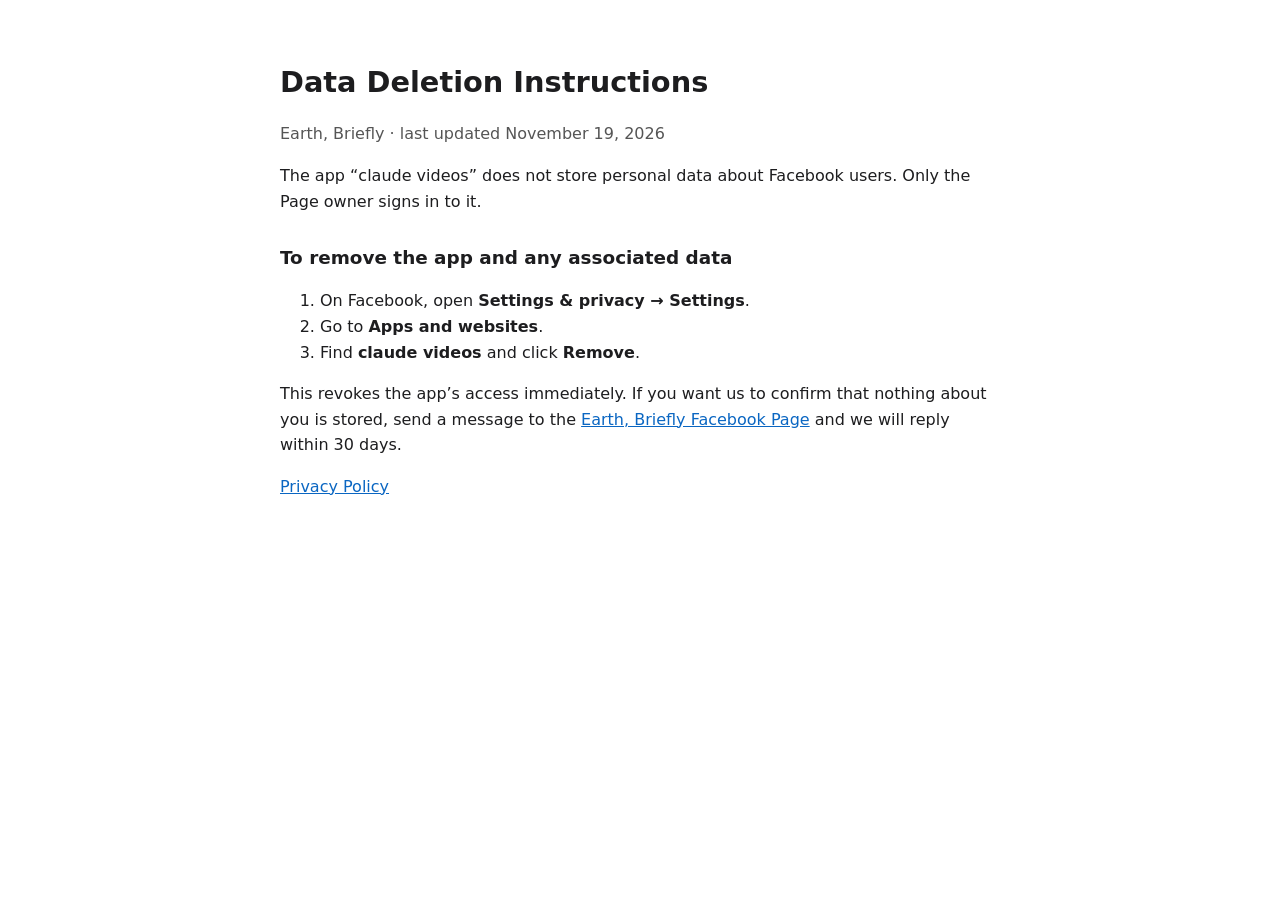
<file: data-deletion.html>
<!doctype html><html lang="en"><head><meta charset="utf-8"><meta name="viewport" content="width=device-width,initial-scale=1">
<title>Data Deletion – Earth, Briefly</title><link rel="stylesheet" href="style.css"></head><body><main>
<h1>Data Deletion Instructions</h1><p class="muted">Earth, Briefly · last updated November 19, 2026</p>
<p>The app “claude videos” does not store personal data about Facebook users. Only the Page owner signs in to it.</p>
<h2>To remove the app and any associated data</h2>
<ol>
<li>On Facebook, open <strong>Settings &amp; privacy → Settings</strong>.</li>
<li>Go to <strong>Apps and websites</strong>.</li>
<li>Find <strong>claude videos</strong> and click <strong>Remove</strong>.</li>
</ol>
<p>This revokes the app’s access immediately. If you want us to confirm that nothing about you is stored, send a message to the <a href="https://www.facebook.com/355502917906405">Earth, Briefly Facebook Page</a> and we will reply within 30 days.</p>
<p><a href="privacy.html">Privacy Policy</a></p>
</main></body></html>
</file>
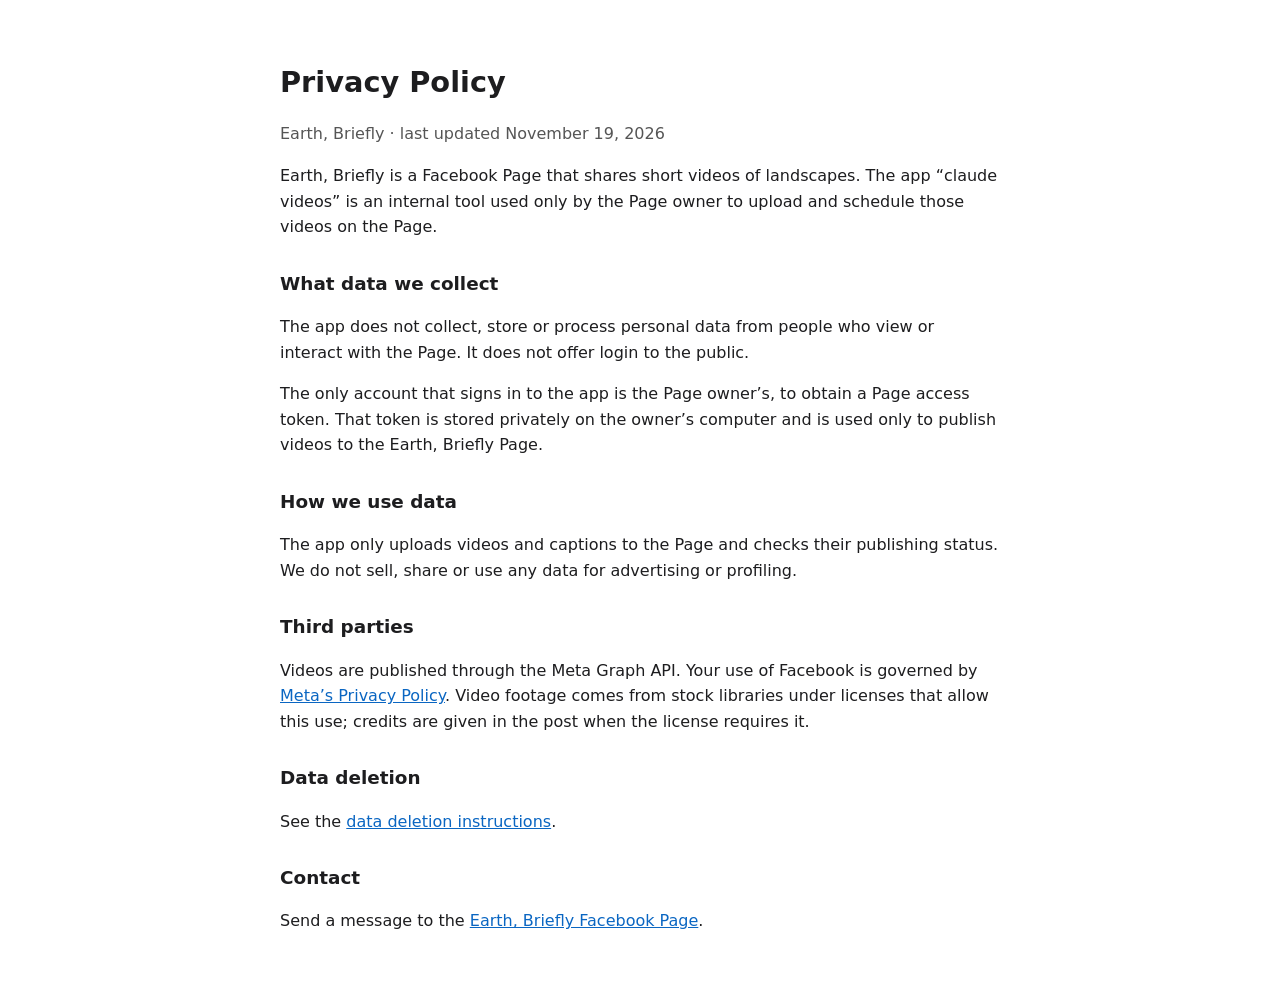
<file: privacy.html>
<!doctype html><html lang="en"><head><meta charset="utf-8"><meta name="viewport" content="width=device-width,initial-scale=1">
<title>Privacy Policy – Earth, Briefly</title><link rel="stylesheet" href="style.css"></head><body><main>
<h1>Privacy Policy</h1><p class="muted">Earth, Briefly · last updated November 19, 2026</p>
<p>Earth, Briefly is a Facebook Page that shares short videos of landscapes. The app “claude videos” is an internal tool used only by the Page owner to upload and schedule those videos on the Page.</p>
<h2>What data we collect</h2>
<p>The app does not collect, store or process personal data from people who view or interact with the Page. It does not offer login to the public.</p>
<p>The only account that signs in to the app is the Page owner’s, to obtain a Page access token. That token is stored privately on the owner’s computer and is used only to publish videos to the Earth, Briefly Page.</p>
<h2>How we use data</h2>
<p>The app only uploads videos and captions to the Page and checks their publishing status. We do not sell, share or use any data for advertising or profiling.</p>
<h2>Third parties</h2>
<p>Videos are published through the Meta Graph API. Your use of Facebook is governed by <a href="https://www.facebook.com/privacy/policy/">Meta’s Privacy Policy</a>. Video footage comes from stock libraries under licenses that allow this use; credits are given in the post when the license requires it.</p>
<h2>Data deletion</h2>
<p>See the <a href="data-deletion.html">data deletion instructions</a>.</p>
<h2>Contact</h2>
<p>Send a message to the <a href="https://www.facebook.com/355502917906405">Earth, Briefly Facebook Page</a>.</p>
</main></body></html>
</file>
<file: style.css>
:root{--bg:#fff;--fg:#1d1d1f;--muted:#555;--accent:#0a66c2}
@media (prefers-color-scheme:dark){:root{--bg:#111;--fg:#eee;--muted:#aaa;--accent:#6ab0ff}}
body{background:var(--bg);color:var(--fg);font:16px/1.6 -apple-system,system-ui,Segoe UI,Roboto,sans-serif;margin:0}
main{max-width:720px;margin:0 auto;padding:40px 16px}h1{font-size:1.8rem;margin-bottom:.2rem}
.muted{color:var(--muted)}a{color:var(--accent)}h2{font-size:1.15rem;margin-top:1.8rem}
</file>
